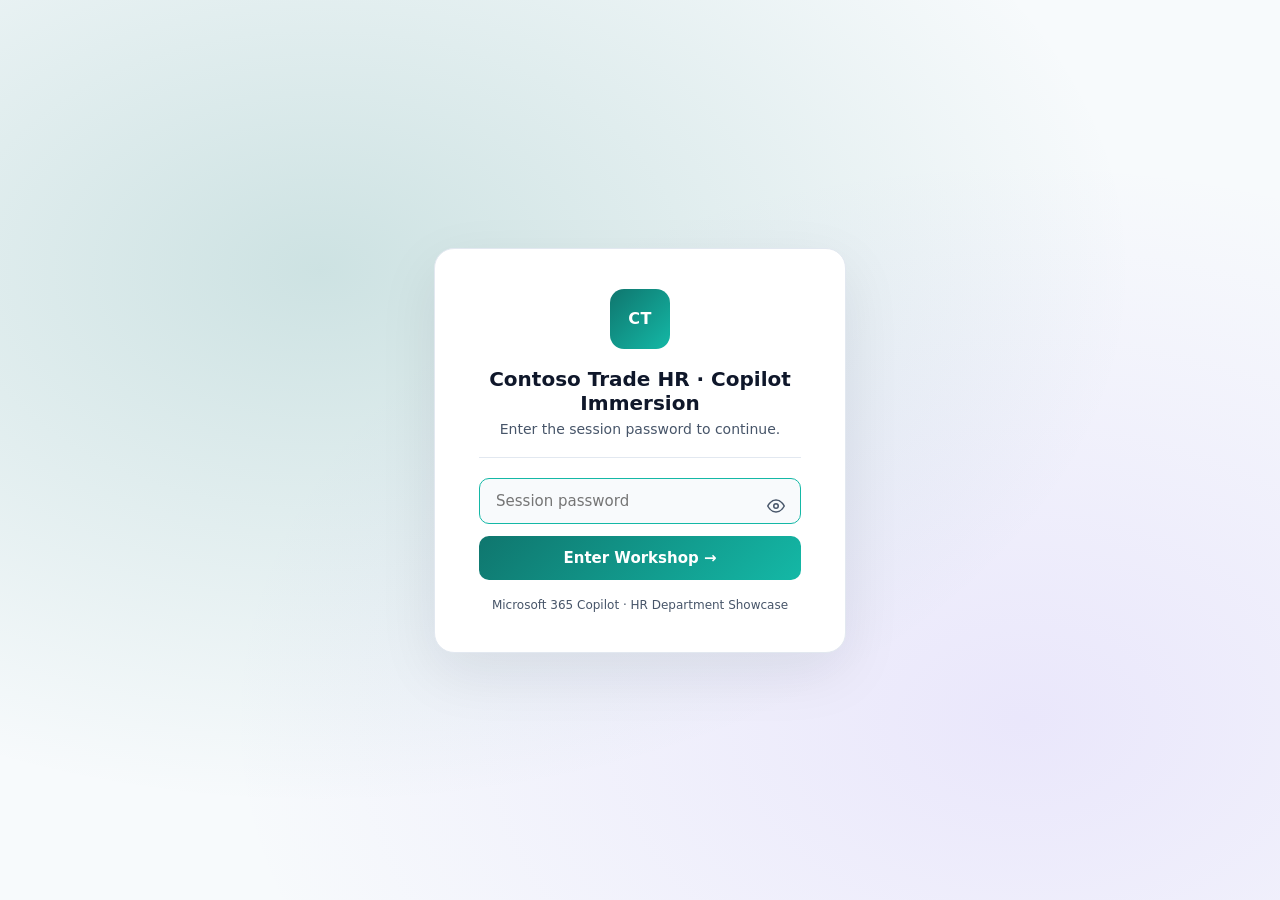
<file: index.html>
<!DOCTYPE html>
<html lang="en">
<head>
<meta charset="utf-8" />
<meta name="viewport" content="width=device-width, initial-scale=1" />
<title>Contoso Trade HR · Copilot Immersion</title>
<link rel="stylesheet" href="assets/styles.css" />
</head>
<body class="lock-body">
  <div class="lock-wrap">
    <div class="lock-card">
      <div class="lock-logo">CT</div>
      <h1 class="lock-title">Contoso Trade HR · Copilot Immersion</h1>
      <p class="lock-sub">Enter the session password to continue.</p>
      <hr />
      <form id="pwForm" autocomplete="off">
        <div class="pw-wrap">
          <input id="pw" type="password" placeholder="Session password" autofocus />
          <button type="button" id="pwToggle" class="pw-toggle" aria-label="Show password" title="Show password">
            <svg id="eyeShow" xmlns="http://www.w3.org/2000/svg" viewBox="0 0 24 24" width="18" height="18" fill="none" stroke="currentColor" stroke-width="2" stroke-linecap="round" stroke-linejoin="round"><path d="M1 12s4-8 11-8 11 8 11 8-4 8-11 8S1 12 1 12z"/><circle cx="12" cy="12" r="3"/></svg>
            <svg id="eyeHide" class="hidden" xmlns="http://www.w3.org/2000/svg" viewBox="0 0 24 24" width="18" height="18" fill="none" stroke="currentColor" stroke-width="2" stroke-linecap="round" stroke-linejoin="round"><path d="M17.94 17.94A10.94 10.94 0 0 1 12 20c-7 0-11-8-11-8a19.77 19.77 0 0 1 4.22-5.22"/><path d="M9.9 4.24A10.94 10.94 0 0 1 12 4c7 0 11 8 11 8a19.86 19.86 0 0 1-3.17 4.19"/><path d="M14.12 14.12a3 3 0 1 1-4.24-4.24"/><line x1="1" y1="1" x2="23" y2="23"/></svg>
          </button>
        </div>
        <button type="submit">Enter Workshop →</button>
        <p id="err" class="err hidden">Incorrect password — try again.</p>
      </form>
      <p class="lock-foot">Microsoft 365 Copilot · HR Department Showcase</p>
    </div>
  </div>

<script>
  const HASH = "563acfd5781fed51599ece1ca53d2767931c7a13eca8ba1520b5e5a84e5cbe79";
  async function sha256(s){
    const buf = await crypto.subtle.digest("SHA-256", new TextEncoder().encode(s));
    return Array.from(new Uint8Array(buf)).map(b=>b.toString(16).padStart(2,"0")).join("");
  }
  document.getElementById("pwToggle").addEventListener("click", ()=>{
    const i = document.getElementById("pw");
    const show = document.getElementById("eyeShow");
    const hide = document.getElementById("eyeHide");
    const isPw = i.type === "password";
    i.type = isPw ? "text" : "password";
    show.classList.toggle("hidden", isPw);
    hide.classList.toggle("hidden", !isPw);
    i.focus();
  });
  if (sessionStorage.getItem("ct_unlocked")==="1"){ location.replace("workshop.html"); }
  document.getElementById("pwForm").addEventListener("submit", async (e)=>{
    e.preventDefault();
    const v = document.getElementById("pw").value.trim();
    const h = await sha256(v);
    if (h === HASH){
      sessionStorage.setItem("ct_unlocked","1");
      location.href = "workshop.html";
    } else {
      document.getElementById("err").classList.remove("hidden");
    }
  });
</script>
</body>
</html>
</file>
<file: assets/styles.css>
:root{
  --brand:#0f766e;        /* Contoso Trade teal */
  --brand-2:#14b8a6;
  --accent:#f59e0b;       /* gold (FX) */
  --good:#10b981;
  --warn:#f59e0b;
  --bad:#ef4444;
  --copilot:#8b5cf6;
  /* dark mode defaults */
  --bg:#0b1220;
  --panel:#0f172a;
  --panel-2:#111c33;
  --ink:#e2e8f0;
  --muted:#94a3b8;
  --border:#1e293b;
  --input-bg:#0a1224;
  --chip:#162033;
  --alt-bg:#0a1020;
  --card-hover:#2c3e62;
  --nav-bg:rgba(11,18,32,.85);
  --shadow:0 30px 80px rgba(0,0,0,.5);
  --tip-ink:#fde68a;
  --beyond-ink:#ddd6fe;
  --hero-glow-1:rgba(15,118,110,.45);
  --hero-glow-2:rgba(139,92,246,.25);
  --eyebrow-bg:rgba(15,118,110,.1);
  --bdg-hi-ink:#fca5a5; --bdg-hi-bg:rgba(239,68,68,.15); --bdg-hi-bd:rgba(239,68,68,.3);
  --bdg-md-ink:#fbbf24; --bdg-md-bg:rgba(245,158,11,.15); --bdg-md-bd:rgba(245,158,11,.3);
  --bdg-gd-ink:#6ee7b7; --bdg-gd-bg:rgba(16,185,129,.15); --bdg-gd-bd:rgba(16,185,129,.3);
  --cov-gd-ink:#6ee7b7; --cov-md-ink:#fbbf24; --cov-lim-ink:#c4b5fd;
}
@media (prefers-color-scheme: light){
  :root{
    --bg:#f7fafc;
    --panel:#ffffff;
    --panel-2:#f1f5f9;
    --ink:#0f172a;
    --muted:#475569;
    --border:#e2e8f0;
    --input-bg:#f8fafc;
    --chip:#eef2f7;
    --alt-bg:#eef2f7;
    --card-hover:#cbd5e1;
    --nav-bg:rgba(255,255,255,.85);
    --shadow:0 20px 60px rgba(15,23,42,.08);
    --tip-ink:#92400e;
    --beyond-ink:#5b21b6;
    --hero-glow-1:rgba(15,118,110,.18);
    --hero-glow-2:rgba(139,92,246,.12);
    --eyebrow-bg:rgba(15,118,110,.08);
    --bdg-hi-ink:#b91c1c; --bdg-hi-bg:rgba(239,68,68,.10); --bdg-hi-bd:rgba(239,68,68,.25);
    --bdg-md-ink:#b45309; --bdg-md-bg:rgba(245,158,11,.12); --bdg-md-bd:rgba(245,158,11,.3);
    --bdg-gd-ink:#047857; --bdg-gd-bg:rgba(16,185,129,.12); --bdg-gd-bd:rgba(16,185,129,.3);
    --cov-gd-ink:#047857; --cov-md-ink:#b45309; --cov-lim-ink:#6d28d9;
  }
}
*,*::before,*::after{box-sizing:border-box}
html,body{margin:0;padding:0;background:var(--bg);color:var(--ink);font-family:"Inter","Segoe UI",system-ui,sans-serif;-webkit-font-smoothing:antialiased}
a{color:var(--brand-2);text-decoration:none}
a:hover{text-decoration:underline}
.hidden{display:none!important}

/* ---------- Lock screen ---------- */
.lock-body{min-height:100vh;display:flex;align-items:center;justify-content:center;
  background:radial-gradient(ellipse at 25% 30%, var(--hero-glow-1), transparent 60%),
             radial-gradient(ellipse at 80% 80%, var(--hero-glow-2), transparent 55%),
             var(--bg);}
.lock-wrap{width:100%;max-width:460px;padding:24px}
.lock-card{background:var(--panel);border:1px solid var(--border);border-radius:20px;padding:40px 44px;text-align:center;box-shadow:var(--shadow)}
.lock-logo{width:60px;height:60px;border-radius:14px;background:linear-gradient(135deg,var(--brand),var(--brand-2));display:grid;place-items:center;font-weight:900;color:#fff;margin:0 auto 18px;letter-spacing:.5px}
.lock-title{font-size:20px;margin:0 0 6px}
.lock-sub{color:var(--muted);font-size:14px;margin:0 0 20px}
hr{border:0;border-top:1px solid var(--border);margin:0 0 20px}
#pwForm input{width:100%;background:var(--input-bg);border:1px solid var(--border);border-radius:10px;color:var(--ink);font-size:15px;padding:13px 44px 13px 16px;outline:none;font-family:inherit;margin-bottom:12px}
#pwForm input:focus{border-color:var(--brand-2)}
.pw-wrap{position:relative}
.pw-wrap input{margin-bottom:12px}
.pw-toggle{position:absolute;right:10px;top:13px;background:transparent;border:none;color:var(--muted);cursor:pointer;padding:6px;border-radius:6px;display:flex;align-items:center;justify-content:center}
.pw-toggle:hover{color:var(--brand-2);background:rgba(20,184,166,.08)}
#pwForm button[type="submit"]{width:100%;background:linear-gradient(135deg,var(--brand),var(--brand-2));color:#fff;border:none;border-radius:10px;font-size:15px;font-weight:700;padding:13px;cursor:pointer;font-family:inherit}
#pwForm button[type="submit"]:hover{filter:brightness(1.1)}
.err{color:var(--bad);font-size:13px;margin:8px 0 0}
.lock-foot{margin:18px 0 0;color:var(--muted);font-size:12px}

/* ---------- Top nav ---------- */
.nav{position:sticky;top:0;z-index:50;background:var(--nav-bg);backdrop-filter:blur(10px);border-bottom:1px solid var(--border)}
.nav-inner{max-width:1240px;margin:0 auto;padding:14px 24px;display:flex;align-items:center;gap:16px}
.brand{display:flex;align-items:center;gap:12px;font-weight:800}
.brand-mark{width:34px;height:34px;border-radius:9px;background:linear-gradient(135deg,var(--brand),var(--brand-2));display:grid;place-items:center;color:#fff;font-weight:900;font-size:13px}
.brand-text{display:flex;flex-direction:column;line-height:1.1}
.brand-text small{color:var(--muted);font-weight:500;font-size:11px;letter-spacing:.5px;text-transform:uppercase}
.nav-links{margin-left:auto;display:flex;gap:6px;flex-wrap:wrap}
.nav-links a{color:var(--muted);padding:8px 12px;border-radius:8px;font-size:13.5px;font-weight:500}
.nav-links a:hover{color:var(--ink);background:var(--chip);text-decoration:none}
.nav-links a.active{color:#fff;background:linear-gradient(135deg,var(--brand),var(--brand-2))}

/* ---------- Hero ---------- */
.hero{padding:64px 24px 36px;border-bottom:1px solid var(--border);
  background:radial-gradient(ellipse at 20% 0%, var(--hero-glow-1), transparent 55%),
             radial-gradient(ellipse at 90% 0%, var(--hero-glow-2), transparent 50%);}
.hero-inner{max-width:1240px;margin:0 auto}
.eyebrow{display:inline-flex;align-items:center;gap:8px;padding:6px 12px;border:1px solid var(--border);border-radius:999px;font-size:12px;color:var(--brand-2);background:var(--eyebrow-bg);font-weight:600;letter-spacing:.5px;text-transform:uppercase;margin-bottom:18px}
.eyebrow .dot{width:6px;height:6px;border-radius:50%;background:var(--brand-2);box-shadow:0 0 0 4px rgba(20,184,166,.2)}
h1.hero-h{font-size:44px;margin:0 0 14px;line-height:1.1;letter-spacing:-.5px}
h1.hero-h em{color:var(--brand-2);font-style:normal;background:linear-gradient(135deg,var(--brand-2),var(--copilot));-webkit-background-clip:text;background-clip:text;color:transparent}
.lede{color:var(--muted);font-size:17px;max-width:780px;margin:0 0 22px;line-height:1.55}
.cta-row{display:flex;flex-wrap:wrap;gap:12px;margin-top:18px}
.btn{display:inline-flex;align-items:center;gap:8px;padding:11px 18px;border-radius:10px;font-weight:600;font-size:14px;border:1px solid var(--border);color:var(--ink);background:var(--panel)}
.btn:hover{text-decoration:none;background:var(--chip)}
.btn-primary{background:linear-gradient(135deg,var(--brand),var(--brand-2));border-color:transparent;color:#fff}
.btn-primary:hover{filter:brightness(1.1);background:linear-gradient(135deg,var(--brand),var(--brand-2))}

/* ---------- Sections ---------- */
section.block{padding:56px 24px}
section.block.alt{background:var(--alt-bg)}
.container{max-width:1240px;margin:0 auto}
h2.section-h{font-size:28px;margin:0 0 8px;letter-spacing:-.3px}
.section-sub{color:var(--muted);font-size:15px;margin:0 0 28px;max-width:780px}

/* Stat row */
.stats{display:grid;grid-template-columns:repeat(auto-fit,minmax(220px,1fr));gap:16px;margin:0 0 8px}
.stat{background:var(--panel);border:1px solid var(--border);border-radius:14px;padding:20px}
.stat .num{font-size:28px;font-weight:800;background:linear-gradient(135deg,var(--brand-2),var(--copilot));-webkit-background-clip:text;background-clip:text;color:transparent}
.stat .lbl{color:var(--muted);font-size:13px;margin-top:4px}

/* Agenda */
.agenda{display:grid;grid-template-columns:repeat(auto-fit,minmax(260px,1fr));gap:16px}
.agenda .item{background:var(--panel);border:1px solid var(--border);border-radius:14px;padding:20px;display:flex;gap:14px}
.agenda .ix{width:36px;height:36px;border-radius:10px;background:linear-gradient(135deg,var(--brand),var(--brand-2));display:grid;place-items:center;color:#fff;font-weight:800;flex-shrink:0}
.agenda h4{margin:0 0 4px;font-size:15px}
.agenda p{margin:0;color:var(--muted);font-size:13px;line-height:1.5}

/* Use case cards */
.cards{display:grid;grid-template-columns:repeat(auto-fill,minmax(360px,1fr));gap:18px}
.card{background:var(--panel);border:1px solid var(--border);border-radius:16px;padding:22px;display:flex;flex-direction:column;transition:transform .15s,border-color .15s}
.card:hover{transform:translateY(-2px);border-color:var(--card-hover)}
.card-top{display:flex;justify-content:space-between;align-items:flex-start;gap:10px;margin-bottom:12px}
.card-num{width:32px;height:32px;border-radius:8px;background:var(--chip);display:grid;place-items:center;font-weight:800;font-size:13px;color:var(--brand-2)}
.badges{display:flex;gap:6px;flex-wrap:wrap}
.bdg{padding:4px 9px;border-radius:999px;font-size:11px;font-weight:700;letter-spacing:.3px}
.bdg.high{background:var(--bdg-hi-bg);color:var(--bdg-hi-ink);border:1px solid var(--bdg-hi-bd)}
.bdg.med{background:var(--bdg-md-bg);color:var(--bdg-md-ink);border:1px solid var(--bdg-md-bd)}
.bdg.fit-good{background:var(--bdg-gd-bg);color:var(--bdg-gd-ink);border:1px solid var(--bdg-gd-bd)}
.bdg.fit-partial{background:var(--bdg-md-bg);color:var(--bdg-md-ink);border:1px solid var(--bdg-md-bd)}
.bdg.fit-limited{background:var(--bdg-hi-bg);color:var(--bdg-hi-ink);border:1px solid var(--bdg-hi-bd)}
.card h3{font-size:17px;margin:0 0 6px}
.card .pain{color:var(--muted);font-size:13.5px;line-height:1.55;margin:0 0 14px}
.apps{display:flex;flex-wrap:wrap;gap:6px;margin-bottom:14px}
.app{display:inline-flex;align-items:center;gap:5px;padding:4px 9px;border-radius:6px;background:var(--input-bg);border:1px solid var(--border);font-size:11.5px;color:var(--ink);font-weight:600}
.app.paid::before{content:"";width:6px;height:6px;border-radius:50%;background:var(--copilot)}
.card-cta{margin-top:auto}
.card-cta a{font-size:13px;font-weight:600;color:var(--brand-2)}

/* Use case detail page */
.uc-hero{padding:48px 24px 24px;background:radial-gradient(ellipse at 20% 0%,var(--hero-glow-1),transparent 55%);border-bottom:1px solid var(--border)}
.crumb{color:var(--muted);font-size:13px;margin-bottom:12px}
.crumb a{color:var(--brand-2)}
.uc-hero h1{margin:6px 0 8px;font-size:32px;letter-spacing:-.3px}
.uc-meta{display:flex;flex-wrap:wrap;gap:8px;margin-top:8px}
.uc-grid{display:grid;grid-template-columns:1fr 1fr;gap:20px;margin-top:24px}
@media (max-width:880px){.uc-grid{grid-template-columns:1fr}}
.panel{background:var(--panel);border:1px solid var(--border);border-radius:14px;padding:22px}
.panel h3{margin:0 0 12px;font-size:16px;display:flex;align-items:center;gap:8px}
.panel h3 .ico{width:26px;height:26px;border-radius:7px;background:var(--chip);display:grid;place-items:center;font-size:14px}
.panel ul{margin:0;padding-left:18px;color:var(--muted);font-size:14px;line-height:1.7}
.panel ul li{margin:6px 0}
.panel ul li b{color:var(--ink)}
.flow-step{display:flex;gap:14px;padding:14px 0;border-bottom:1px solid var(--border)}
.flow-step:last-child{border-bottom:0}
.flow-step .n{width:28px;height:28px;border-radius:8px;background:linear-gradient(135deg,var(--brand),var(--brand-2));display:grid;place-items:center;font-weight:800;color:#fff;font-size:13px;flex-shrink:0}
.flow-step h4{margin:0 0 4px;font-size:14.5px}
.flow-step p{margin:0;color:var(--muted);font-size:13px;line-height:1.55}
.flow-step .app-mini{display:inline-block;background:var(--input-bg);border:1px solid var(--border);padding:2px 8px;border-radius:5px;font-size:11px;font-weight:600;margin-top:6px}

/* Prompts */
.prompt-cat{margin:18px 0}
.prompt-cat h4{margin:0 0 10px;color:var(--brand-2);font-size:13px;text-transform:uppercase;letter-spacing:.5px;font-weight:700}
.prompt{position:relative;background:var(--input-bg);border:1px solid var(--border);border-radius:10px;padding:12px 44px 12px 14px;font-size:13.5px;color:var(--ink);margin:8px 0;line-height:1.5;font-family:"Cascadia Mono","Consolas",monospace}
.prompt::before{content:"💬";position:absolute;left:-30px;top:10px;font-size:14px;display:none}
.prompt-copy{position:absolute;right:8px;top:50%;transform:translateY(-50%);background:transparent;border:1px solid var(--border);border-radius:6px;padding:4px 8px;font-size:11px;color:var(--muted);cursor:pointer;font-family:inherit}
.prompt-copy:hover{color:var(--ink);border-color:var(--brand-2)}
.prompt-copy.ok{color:var(--good);border-color:var(--good)}

/* Tips */
.tips{margin-top:14px;padding:12px 14px;background:rgba(245,158,11,.08);border-left:3px solid var(--warn);border-radius:6px;color:var(--tip-ink);font-size:13px;line-height:1.55}

/* Beyond box */
.beyond{margin-top:14px;padding:12px 14px;background:rgba(139,92,246,.08);border-left:3px solid var(--copilot);border-radius:6px;color:var(--beyond-ink);font-size:13px;line-height:1.6}
.beyond b{color:var(--ink)}
.feas-grid{display:grid;grid-template-columns:1fr 1fr;gap:14px;margin-top:6px}
@media(max-width:780px){.feas-grid{grid-template-columns:1fr}}
.feas-col{padding:14px 16px;border-radius:10px;border:1px solid var(--border)}
.feas-col h4{margin:0 0 8px;font-size:13.5px;letter-spacing:.2px}
.feas-col ul{margin:0;padding-left:18px;color:var(--muted);font-size:13px;line-height:1.65}
.feas-col li{margin-bottom:4px}
.feas-yes{background:rgba(16,185,129,.08);border-color:rgba(16,185,129,.35)}
.feas-yes h4{color:#10b981}
.feas-no{background:rgba(245,158,11,.08);border-color:rgba(245,158,11,.35)}
.feas-no h4{color:#f59e0b}
.howto{padding:10px 12px;background:rgba(20,184,166,.08);border-left:3px solid var(--brand-2);border-radius:6px;color:var(--ink);font-size:13px;line-height:1.6;margin:0 0 12px}
.file-list{list-style:none;padding:0;margin:0;display:flex;flex-direction:column;gap:12px}
.file-list li{padding:12px 14px;background:var(--input-bg);border:1px solid var(--border);border-radius:10px}
.file-row{display:flex;flex-wrap:wrap;align-items:center;gap:10px}
.file-link{display:inline-flex;align-items:center;gap:8px;color:var(--brand-2);text-decoration:none;font-weight:600;font-size:13.5px;background:var(--chip);padding:6px 10px;border-radius:6px;border:1px solid var(--border);flex-shrink:0}
.file-link:hover{background:var(--card-hover);color:var(--brand)}
.file-ico{font-size:14px}
.file-name{font-family:ui-monospace,SFMono-Regular,Menlo,Consolas,monospace;font-size:12.5px}
.file-why{color:var(--muted);font-size:13px;line-height:1.55;flex:1;min-width:240px}
.file-how{margin-top:8px;color:var(--ink);font-size:12.5px;line-height:1.55}
.file-how b{color:var(--brand-2)}
.file-use{margin-top:6px;color:var(--muted);font-size:12.5px;line-height:1.7;display:flex;flex-wrap:wrap;gap:6px;align-items:center}
.cat-file-hint{margin:0 0 10px;padding:8px 10px;background:rgba(139,92,246,.06);border-left:2px solid var(--copilot);border-radius:4px;font-size:12.5px;color:var(--muted);display:flex;flex-wrap:wrap;gap:6px;align-items:center;line-height:1.7}
.cat-file-hint .kbd{text-decoration:none}

/* Footer */
footer{padding:36px 24px;border-top:1px solid var(--border);color:var(--muted);font-size:13px;text-align:center}
footer a{color:var(--brand-2)}

/* Filter buttons (workshop) */
.filter-row{display:flex;flex-wrap:wrap;gap:8px;margin:0 0 22px}
.filter{padding:8px 14px;border-radius:999px;border:1px solid var(--border);background:var(--panel);color:var(--muted);font-size:13px;cursor:pointer;font-family:inherit;font-weight:500}
.filter:hover{color:var(--ink)}
.filter.on{background:linear-gradient(135deg,var(--brand),var(--brand-2));color:#fff;border-color:transparent}

/* Coverage strip */
.cov-row{display:grid;grid-template-columns:repeat(3,1fr);gap:12px;margin:0 0 24px}
@media (max-width:720px){.cov-row{grid-template-columns:1fr}}
.cov{padding:18px 20px;border-radius:14px;border:1px solid var(--border)}
.cov .lbl{font-size:12px;color:var(--muted);text-transform:uppercase;letter-spacing:.5px;font-weight:700}
.cov .val{font-size:30px;font-weight:800;margin:6px 0 4px}
.cov.good{background:linear-gradient(135deg,rgba(16,185,129,.12),rgba(16,185,129,.04));border-color:rgba(16,185,129,.3)}
.cov.good .val{color:var(--cov-gd-ink)}
.cov.par{background:linear-gradient(135deg,rgba(245,158,11,.12),rgba(245,158,11,.04));border-color:rgba(245,158,11,.3)}
.cov.par .val{color:var(--cov-md-ink)}
.cov.lim{background:linear-gradient(135deg,rgba(139,92,246,.12),rgba(139,92,246,.04));border-color:rgba(139,92,246,.3)}
.cov.lim .val{color:var(--cov-lim-ink)}
.cov small{color:var(--muted);font-size:12.5px;display:block;margin-top:4px;line-height:1.5}

/* Pricing strip */
.lic{display:grid;grid-template-columns:repeat(auto-fit,minmax(220px,1fr));gap:16px}
.lic-card{background:var(--panel);border:1px solid var(--border);border-radius:14px;padding:20px}
.lic-card h4{margin:0 0 4px;font-size:15px;color:var(--brand-2)}
.lic-card .price{font-size:22px;font-weight:800;margin:8px 0 4px}
.lic-card p{color:var(--muted);font-size:13px;margin:0;line-height:1.55}

/* small helpers */
.kbd{background:var(--input-bg);border:1px solid var(--border);border-radius:5px;padding:1px 6px;font-family:"Cascadia Mono","Consolas",monospace;font-size:12px;color:var(--brand-2)}
</file>
